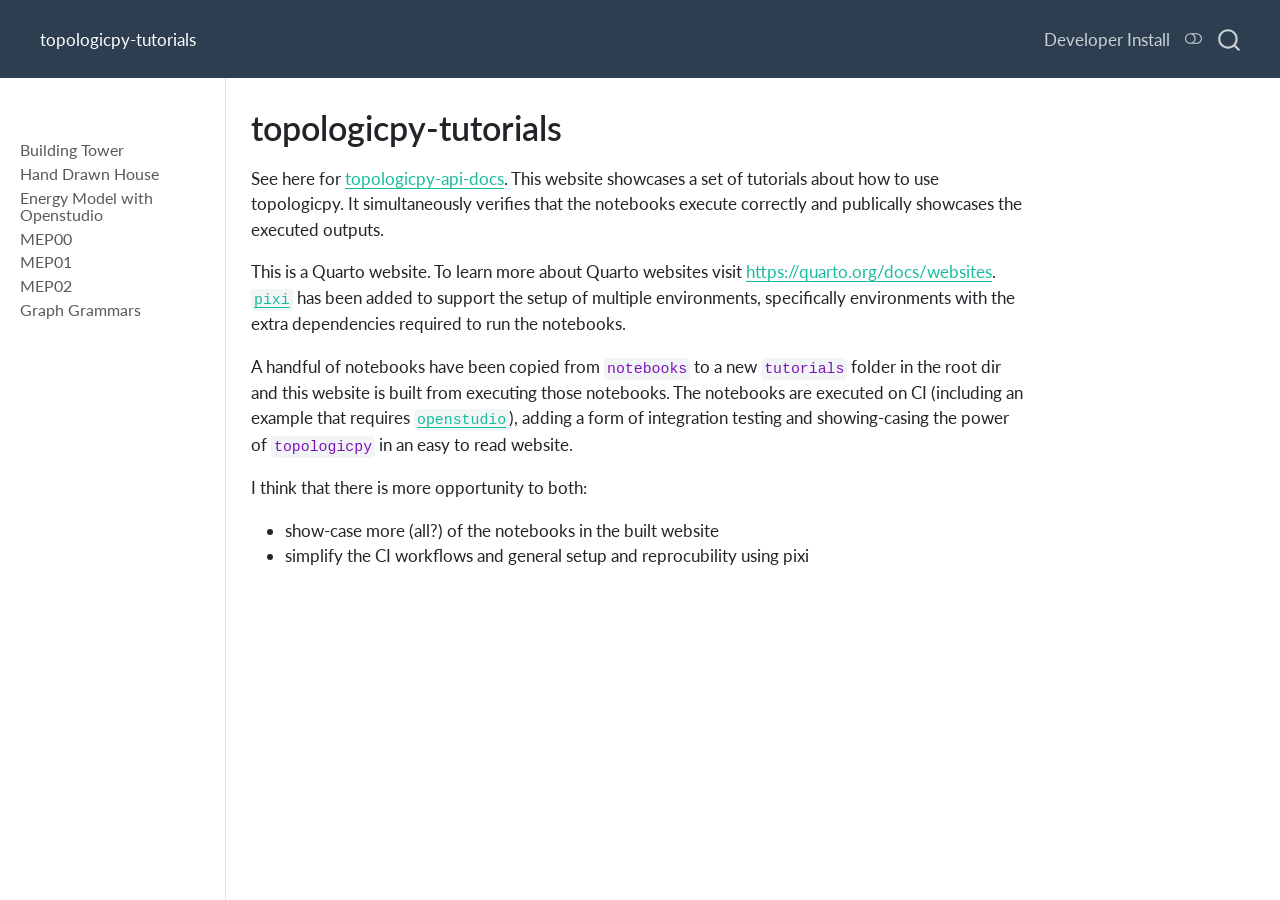
<file: index.html>
<!DOCTYPE html>
<html xmlns="http://www.w3.org/1999/xhtml" lang="en" xml:lang="en"><head>

<meta charset="utf-8">
<meta name="generator" content="quarto-1.8.27">

<meta name="viewport" content="width=device-width, initial-scale=1.0, user-scalable=yes">


<title>topologicpy-tutorials</title>
<style>
code{white-space: pre-wrap;}
span.smallcaps{font-variant: small-caps;}
div.columns{display: flex; gap: min(4vw, 1.5em);}
div.column{flex: auto; overflow-x: auto;}
div.hanging-indent{margin-left: 1.5em; text-indent: -1.5em;}
ul.task-list{list-style: none;}
ul.task-list li input[type="checkbox"] {
  width: 0.8em;
  margin: 0 0.8em 0.2em -1em; /* quarto-specific, see https://github.com/quarto-dev/quarto-cli/issues/4556 */ 
  vertical-align: middle;
}
</style>


<script src="site_libs/quarto-nav/quarto-nav.js"></script>
<script src="site_libs/quarto-nav/headroom.min.js"></script>
<script src="site_libs/clipboard/clipboard.min.js"></script>
<script src="site_libs/quarto-search/autocomplete.umd.js"></script>
<script src="site_libs/quarto-search/fuse.min.js"></script>
<script src="site_libs/quarto-search/quarto-search.js"></script>
<meta name="quarto:offset" content="./">
<script src="site_libs/quarto-html/quarto.js" type="module"></script>
<script src="site_libs/quarto-html/tabsets/tabsets.js" type="module"></script>
<script src="site_libs/quarto-html/axe/axe-check.js" type="module"></script>
<script src="site_libs/quarto-html/popper.min.js"></script>
<script src="site_libs/quarto-html/tippy.umd.min.js"></script>
<script src="site_libs/quarto-html/anchor.min.js"></script>
<link href="site_libs/quarto-html/tippy.css" rel="stylesheet">
<link href="site_libs/quarto-html/quarto-syntax-highlighting-ed96de9b727972fe78a7b5d16c58bf87.css" rel="stylesheet" class="quarto-color-scheme" id="quarto-text-highlighting-styles">
<link href="site_libs/quarto-html/quarto-syntax-highlighting-dark-4d9afe2b8d18ee9fa5d0d57b5ed4214d.css" rel="stylesheet" class="quarto-color-scheme quarto-color-alternate" id="quarto-text-highlighting-styles">
<link href="site_libs/quarto-html/quarto-syntax-highlighting-ed96de9b727972fe78a7b5d16c58bf87.css" rel="stylesheet" class="quarto-color-scheme-extra" id="quarto-text-highlighting-styles">
<script src="site_libs/bootstrap/bootstrap.min.js"></script>
<link href="site_libs/bootstrap/bootstrap-icons.css" rel="stylesheet">
<link href="site_libs/bootstrap/bootstrap-9e2062a8ba65f8be352550e47ae0b728.min.css" rel="stylesheet" append-hash="true" class="quarto-color-scheme" id="quarto-bootstrap" data-mode="light">
<link href="site_libs/bootstrap/bootstrap-dark-bf1fa0d5cf8d976b482313c095f358b8.min.css" rel="stylesheet" append-hash="true" class="quarto-color-scheme quarto-color-alternate" id="quarto-bootstrap" data-mode="dark">
<link href="site_libs/bootstrap/bootstrap-9e2062a8ba65f8be352550e47ae0b728.min.css" rel="stylesheet" append-hash="true" class="quarto-color-scheme-extra" id="quarto-bootstrap" data-mode="light">
<script id="quarto-search-options" type="application/json">{
  "location": "navbar",
  "copy-button": false,
  "collapse-after": 3,
  "panel-placement": "end",
  "type": "overlay",
  "limit": 50,
  "keyboard-shortcut": [
    "f",
    "/",
    "s"
  ],
  "show-item-context": false,
  "language": {
    "search-no-results-text": "No results",
    "search-matching-documents-text": "matching documents",
    "search-copy-link-title": "Copy link to search",
    "search-hide-matches-text": "Hide additional matches",
    "search-more-match-text": "more match in this document",
    "search-more-matches-text": "more matches in this document",
    "search-clear-button-title": "Clear",
    "search-text-placeholder": "",
    "search-detached-cancel-button-title": "Cancel",
    "search-submit-button-title": "Submit",
    "search-label": "Search"
  }
}</script>


<link rel="stylesheet" href="styles.css">
</head>

<body class="nav-sidebar docked nav-fixed quarto-light"><script id="quarto-html-before-body" type="application/javascript">
    const toggleBodyColorMode = (bsSheetEl) => {
      const mode = bsSheetEl.getAttribute("data-mode");
      const bodyEl = window.document.querySelector("body");
      if (mode === "dark") {
        bodyEl.classList.add("quarto-dark");
        bodyEl.classList.remove("quarto-light");
      } else {
        bodyEl.classList.add("quarto-light");
        bodyEl.classList.remove("quarto-dark");
      }
    }
    const toggleBodyColorPrimary = () => {
      const bsSheetEl = window.document.querySelector("link#quarto-bootstrap:not([rel=disabled-stylesheet])");
      if (bsSheetEl) {
        toggleBodyColorMode(bsSheetEl);
      }
    }
    const setColorSchemeToggle = (alternate) => {
      const toggles = window.document.querySelectorAll('.quarto-color-scheme-toggle');
      for (let i=0; i < toggles.length; i++) {
        const toggle = toggles[i];
        if (toggle) {
          if (alternate) {
            toggle.classList.add("alternate");
          } else {
            toggle.classList.remove("alternate");
          }
        }
      }
    };
    const toggleColorMode = (alternate) => {
      // Switch the stylesheets
      const primaryStylesheets = window.document.querySelectorAll('link.quarto-color-scheme:not(.quarto-color-alternate)');
      const alternateStylesheets = window.document.querySelectorAll('link.quarto-color-scheme.quarto-color-alternate');
      manageTransitions('#quarto-margin-sidebar .nav-link', false);
      if (alternate) {
        // note: dark is layered on light, we don't disable primary!
        enableStylesheet(alternateStylesheets);
        for (const sheetNode of alternateStylesheets) {
          if (sheetNode.id === "quarto-bootstrap") {
            toggleBodyColorMode(sheetNode);
          }
        }
      } else {
        disableStylesheet(alternateStylesheets);
        enableStylesheet(primaryStylesheets)
        toggleBodyColorPrimary();
      }
      manageTransitions('#quarto-margin-sidebar .nav-link', true);
      // Switch the toggles
      setColorSchemeToggle(alternate)
      // Hack to workaround the fact that safari doesn't
      // properly recolor the scrollbar when toggling (#1455)
      if (navigator.userAgent.indexOf('Safari') > 0 && navigator.userAgent.indexOf('Chrome') == -1) {
        manageTransitions("body", false);
        window.scrollTo(0, 1);
        setTimeout(() => {
          window.scrollTo(0, 0);
          manageTransitions("body", true);
        }, 40);
      }
    }
    const disableStylesheet = (stylesheets) => {
      for (let i=0; i < stylesheets.length; i++) {
        const stylesheet = stylesheets[i];
        stylesheet.rel = 'disabled-stylesheet';
      }
    }
    const enableStylesheet = (stylesheets) => {
      for (let i=0; i < stylesheets.length; i++) {
        const stylesheet = stylesheets[i];
        if(stylesheet.rel !== 'stylesheet') { // for Chrome, which will still FOUC without this check
          stylesheet.rel = 'stylesheet';
        }
      }
    }
    const manageTransitions = (selector, allowTransitions) => {
      const els = window.document.querySelectorAll(selector);
      for (let i=0; i < els.length; i++) {
        const el = els[i];
        if (allowTransitions) {
          el.classList.remove('notransition');
        } else {
          el.classList.add('notransition');
        }
      }
    }
    const isFileUrl = () => {
      return window.location.protocol === 'file:';
    }
    const hasAlternateSentinel = () => {
      let styleSentinel = getColorSchemeSentinel();
      if (styleSentinel !== null) {
        return styleSentinel === "alternate";
      } else {
        return false;
      }
    }
    const setStyleSentinel = (alternate) => {
      const value = alternate ? "alternate" : "default";
      if (!isFileUrl()) {
        window.localStorage.setItem("quarto-color-scheme", value);
      } else {
        localAlternateSentinel = value;
      }
    }
    const getColorSchemeSentinel = () => {
      if (!isFileUrl()) {
        const storageValue = window.localStorage.getItem("quarto-color-scheme");
        return storageValue != null ? storageValue : localAlternateSentinel;
      } else {
        return localAlternateSentinel;
      }
    }
    const toggleGiscusIfUsed = (isAlternate, darkModeDefault) => {
      const baseTheme = document.querySelector('#giscus-base-theme')?.value ?? 'light';
      const alternateTheme = document.querySelector('#giscus-alt-theme')?.value ?? 'dark';
      let newTheme = '';
      if(authorPrefersDark) {
        newTheme = isAlternate ? baseTheme : alternateTheme;
      } else {
        newTheme = isAlternate ? alternateTheme : baseTheme;
      }
      const changeGiscusTheme = () => {
        // From: https://github.com/giscus/giscus/issues/336
        const sendMessage = (message) => {
          const iframe = document.querySelector('iframe.giscus-frame');
          if (!iframe) return;
          iframe.contentWindow.postMessage({ giscus: message }, 'https://giscus.app');
        }
        sendMessage({
          setConfig: {
            theme: newTheme
          }
        });
      }
      const isGiscussLoaded = window.document.querySelector('iframe.giscus-frame') !== null;
      if (isGiscussLoaded) {
        changeGiscusTheme();
      }
    };
    const authorPrefersDark = false;
    const darkModeDefault = authorPrefersDark;
      document.querySelector('link#quarto-text-highlighting-styles.quarto-color-scheme-extra').rel = 'disabled-stylesheet';
      document.querySelector('link#quarto-bootstrap.quarto-color-scheme-extra').rel = 'disabled-stylesheet';
    let localAlternateSentinel = darkModeDefault ? 'alternate' : 'default';
    // Dark / light mode switch
    window.quartoToggleColorScheme = () => {
      // Read the current dark / light value
      let toAlternate = !hasAlternateSentinel();
      toggleColorMode(toAlternate);
      setStyleSentinel(toAlternate);
      toggleGiscusIfUsed(toAlternate, darkModeDefault);
      window.dispatchEvent(new Event('resize'));
    };
    // Switch to dark mode if need be
    if (hasAlternateSentinel()) {
      toggleColorMode(true);
    } else {
      toggleColorMode(false);
    }
  </script>

<div id="quarto-search-results"></div>
  <header id="quarto-header" class="headroom fixed-top">
    <nav class="navbar navbar-expand-lg " data-bs-theme="dark">
      <div class="navbar-container container-fluid">
            <div id="quarto-search" class="" title="Search"></div>
          <button class="navbar-toggler" type="button" data-bs-toggle="collapse" data-bs-target="#navbarCollapse" aria-controls="navbarCollapse" role="menu" aria-expanded="false" aria-label="Toggle navigation" onclick="if (window.quartoToggleHeadroom) { window.quartoToggleHeadroom(); }">
  <span class="navbar-toggler-icon"></span>
</button>
          <div class="collapse navbar-collapse" id="navbarCollapse">
            <ul class="navbar-nav navbar-nav-scroll me-auto">
  <li class="nav-item">
    <a class="nav-link active" href="./index.html" aria-current="page"> 
<span class="menu-text">topologicpy-tutorials</span></a>
  </li>  
</ul>
            <ul class="navbar-nav navbar-nav-scroll ms-auto">
  <li class="nav-item">
    <a class="nav-link" href="./INSTALL.html"> 
<span class="menu-text">Developer Install</span></a>
  </li>  
</ul>
          </div> <!-- /navcollapse -->
            <div class="quarto-navbar-tools">
  <a href="" class="quarto-color-scheme-toggle quarto-navigation-tool  px-1" onclick="window.quartoToggleColorScheme(); return false;" title="Toggle dark mode"><i class="bi"></i></a>
</div>
      </div> <!-- /container-fluid -->
    </nav>
  <nav class="quarto-secondary-nav">
    <div class="container-fluid d-flex">
      <button type="button" class="quarto-btn-toggle btn" data-bs-toggle="collapse" role="button" data-bs-target=".quarto-sidebar-collapse-item" aria-controls="quarto-sidebar" aria-expanded="false" aria-label="Toggle sidebar navigation" onclick="if (window.quartoToggleHeadroom) { window.quartoToggleHeadroom(); }">
        <i class="bi bi-layout-text-sidebar-reverse"></i>
      </button>
        <nav class="quarto-page-breadcrumbs" aria-label="breadcrumb"><ol class="breadcrumb"><li class="breadcrumb-item">topologicpy-tutorials</li></ol></nav>
        <a class="flex-grow-1" role="navigation" data-bs-toggle="collapse" data-bs-target=".quarto-sidebar-collapse-item" aria-controls="quarto-sidebar" aria-expanded="false" aria-label="Toggle sidebar navigation" onclick="if (window.quartoToggleHeadroom) { window.quartoToggleHeadroom(); }">      
        </a>
      <button type="button" class="btn quarto-search-button" aria-label="Search" onclick="window.quartoOpenSearch();">
        <i class="bi bi-search"></i>
      </button>
    </div>
  </nav>
</header>
<!-- content -->
<div id="quarto-content" class="quarto-container page-columns page-rows-contents page-layout-article page-navbar">
<!-- sidebar -->
  <nav id="quarto-sidebar" class="sidebar collapse collapse-horizontal quarto-sidebar-collapse-item sidebar-navigation docked overflow-auto">
        <div class="mt-2 flex-shrink-0 align-items-center">
        <div class="sidebar-search">
        <div id="quarto-search" class="" title="Search"></div>
        </div>
        </div>
    <div class="sidebar-menu-container"> 
    <ul class="list-unstyled mt-1">
        <li class="sidebar-item">
  <div class="sidebar-item-container"> 
  <a href="./BuildingTower.html" class="sidebar-item-text sidebar-link">
 <span class="menu-text">Building Tower</span></a>
  </div>
</li>
        <li class="sidebar-item">
  <div class="sidebar-item-container"> 
  <a href="./HandDrawnHouse.html" class="sidebar-item-text sidebar-link">
 <span class="menu-text">Hand Drawn House</span></a>
  </div>
</li>
        <li class="sidebar-item">
  <div class="sidebar-item-container"> 
  <a href="./EnergyModel.html" class="sidebar-item-text sidebar-link">
 <span class="menu-text">Energy Model with Openstudio</span></a>
  </div>
</li>
        <li class="sidebar-item">
  <div class="sidebar-item-container"> 
  <a href="./MEP00.html" class="sidebar-item-text sidebar-link">
 <span class="menu-text">MEP00</span></a>
  </div>
</li>
        <li class="sidebar-item">
  <div class="sidebar-item-container"> 
  <a href="./MEP01.html" class="sidebar-item-text sidebar-link">
 <span class="menu-text">MEP01</span></a>
  </div>
</li>
        <li class="sidebar-item">
  <div class="sidebar-item-container"> 
  <a href="./MEP02.html" class="sidebar-item-text sidebar-link">
 <span class="menu-text">MEP02</span></a>
  </div>
</li>
        <li class="sidebar-item">
  <div class="sidebar-item-container"> 
  <a href="./GraphGrammars.html" class="sidebar-item-text sidebar-link">
 <span class="menu-text">Graph Grammars</span></a>
  </div>
</li>
    </ul>
    </div>
</nav>
<div id="quarto-sidebar-glass" class="quarto-sidebar-collapse-item" data-bs-toggle="collapse" data-bs-target=".quarto-sidebar-collapse-item"></div>
<!-- margin-sidebar -->
    <div id="quarto-margin-sidebar" class="sidebar margin-sidebar zindex-bottom">
        
    </div>
<!-- main -->
<main class="content" id="quarto-document-content">


<header id="title-block-header" class="quarto-title-block default">
<div class="quarto-title">
<h1 class="title">topologicpy-tutorials</h1>
</div>



<div class="quarto-title-meta">

    
  
    
  </div>
  


</header>


<p>See here for <a href="https://topologicpy.readthedocs.io/en/latest/">topologicpy-api-docs</a>. This website showcases a set of tutorials about how to use topologicpy. It simultaneously verifies that the notebooks execute correctly and publically showcases the executed outputs.</p>
<p>This is a Quarto website. To learn more about Quarto websites visit <a href="https://quarto.org/docs/websites" class="uri">https://quarto.org/docs/websites</a>. <a href="https://pixi.prefix.dev/latest/"><code>pixi</code></a> has been added to support the setup of multiple environments, specifically environments with the extra dependencies required to run the notebooks.</p>
<p>A handful of notebooks have been copied from <code>notebooks</code> to a new <code>tutorials</code> folder in the root dir and this website is built from executing those notebooks. The notebooks are executed on CI (including an example that requires <a href="https://openstudio.net/downloads0"><code>openstudio</code></a>), adding a form of integration testing and showing-casing the power of <code>topologicpy</code> in an easy to read website.</p>
<p>I think that there is more opportunity to both:</p>
<ul>
<li>show-case more (all?) of the notebooks in the built website</li>
<li>simplify the CI workflows and general setup and reprocubility using pixi</li>
</ul>



</main> <!-- /main -->
<script id="quarto-html-after-body" type="application/javascript">
  window.document.addEventListener("DOMContentLoaded", function (event) {
    // Ensure there is a toggle, if there isn't float one in the top right
    if (window.document.querySelector('.quarto-color-scheme-toggle') === null) {
      const a = window.document.createElement('a');
      a.classList.add('top-right');
      a.classList.add('quarto-color-scheme-toggle');
      a.href = "";
      a.onclick = function() { try { window.quartoToggleColorScheme(); } catch {} return false; };
      const i = window.document.createElement("i");
      i.classList.add('bi');
      a.appendChild(i);
      window.document.body.appendChild(a);
    }
    setColorSchemeToggle(hasAlternateSentinel())
    const icon = "";
    const anchorJS = new window.AnchorJS();
    anchorJS.options = {
      placement: 'right',
      icon: icon
    };
    anchorJS.add('.anchored');
    const isCodeAnnotation = (el) => {
      for (const clz of el.classList) {
        if (clz.startsWith('code-annotation-')) {                     
          return true;
        }
      }
      return false;
    }
    const onCopySuccess = function(e) {
      // button target
      const button = e.trigger;
      // don't keep focus
      button.blur();
      // flash "checked"
      button.classList.add('code-copy-button-checked');
      var currentTitle = button.getAttribute("title");
      button.setAttribute("title", "Copied!");
      let tooltip;
      if (window.bootstrap) {
        button.setAttribute("data-bs-toggle", "tooltip");
        button.setAttribute("data-bs-placement", "left");
        button.setAttribute("data-bs-title", "Copied!");
        tooltip = new bootstrap.Tooltip(button, 
          { trigger: "manual", 
            customClass: "code-copy-button-tooltip",
            offset: [0, -8]});
        tooltip.show();    
      }
      setTimeout(function() {
        if (tooltip) {
          tooltip.hide();
          button.removeAttribute("data-bs-title");
          button.removeAttribute("data-bs-toggle");
          button.removeAttribute("data-bs-placement");
        }
        button.setAttribute("title", currentTitle);
        button.classList.remove('code-copy-button-checked');
      }, 1000);
      // clear code selection
      e.clearSelection();
    }
    const getTextToCopy = function(trigger) {
      const outerScaffold = trigger.parentElement.cloneNode(true);
      const codeEl = outerScaffold.querySelector('code');
      for (const childEl of codeEl.children) {
        if (isCodeAnnotation(childEl)) {
          childEl.remove();
        }
      }
      return codeEl.innerText;
    }
    const clipboard = new window.ClipboardJS('.code-copy-button:not([data-in-quarto-modal])', {
      text: getTextToCopy
    });
    clipboard.on('success', onCopySuccess);
    if (window.document.getElementById('quarto-embedded-source-code-modal')) {
      const clipboardModal = new window.ClipboardJS('.code-copy-button[data-in-quarto-modal]', {
        text: getTextToCopy,
        container: window.document.getElementById('quarto-embedded-source-code-modal')
      });
      clipboardModal.on('success', onCopySuccess);
    }
      var localhostRegex = new RegExp(/^(?:http|https):\/\/localhost\:?[0-9]*\//);
      var mailtoRegex = new RegExp(/^mailto:/);
        var filterRegex = new RegExp('/' + window.location.host + '/');
      var isInternal = (href) => {
          return filterRegex.test(href) || localhostRegex.test(href) || mailtoRegex.test(href);
      }
      // Inspect non-navigation links and adorn them if external
     var links = window.document.querySelectorAll('a[href]:not(.nav-link):not(.navbar-brand):not(.toc-action):not(.sidebar-link):not(.sidebar-item-toggle):not(.pagination-link):not(.no-external):not([aria-hidden]):not(.dropdown-item):not(.quarto-navigation-tool):not(.about-link)');
      for (var i=0; i<links.length; i++) {
        const link = links[i];
        if (!isInternal(link.href)) {
          // undo the damage that might have been done by quarto-nav.js in the case of
          // links that we want to consider external
          if (link.dataset.originalHref !== undefined) {
            link.href = link.dataset.originalHref;
          }
        }
      }
    function tippyHover(el, contentFn, onTriggerFn, onUntriggerFn) {
      const config = {
        allowHTML: true,
        maxWidth: 500,
        delay: 100,
        arrow: false,
        appendTo: function(el) {
            return el.parentElement;
        },
        interactive: true,
        interactiveBorder: 10,
        theme: 'quarto',
        placement: 'bottom-start',
      };
      if (contentFn) {
        config.content = contentFn;
      }
      if (onTriggerFn) {
        config.onTrigger = onTriggerFn;
      }
      if (onUntriggerFn) {
        config.onUntrigger = onUntriggerFn;
      }
      window.tippy(el, config); 
    }
    const noterefs = window.document.querySelectorAll('a[role="doc-noteref"]');
    for (var i=0; i<noterefs.length; i++) {
      const ref = noterefs[i];
      tippyHover(ref, function() {
        // use id or data attribute instead here
        let href = ref.getAttribute('data-footnote-href') || ref.getAttribute('href');
        try { href = new URL(href).hash; } catch {}
        const id = href.replace(/^#\/?/, "");
        const note = window.document.getElementById(id);
        if (note) {
          return note.innerHTML;
        } else {
          return "";
        }
      });
    }
    const xrefs = window.document.querySelectorAll('a.quarto-xref');
    const processXRef = (id, note) => {
      // Strip column container classes
      const stripColumnClz = (el) => {
        el.classList.remove("page-full", "page-columns");
        if (el.children) {
          for (const child of el.children) {
            stripColumnClz(child);
          }
        }
      }
      stripColumnClz(note)
      if (id === null || id.startsWith('sec-')) {
        // Special case sections, only their first couple elements
        const container = document.createElement("div");
        if (note.children && note.children.length > 2) {
          container.appendChild(note.children[0].cloneNode(true));
          for (let i = 1; i < note.children.length; i++) {
            const child = note.children[i];
            if (child.tagName === "P" && child.innerText === "") {
              continue;
            } else {
              container.appendChild(child.cloneNode(true));
              break;
            }
          }
          if (window.Quarto?.typesetMath) {
            window.Quarto.typesetMath(container);
          }
          return container.innerHTML
        } else {
          if (window.Quarto?.typesetMath) {
            window.Quarto.typesetMath(note);
          }
          return note.innerHTML;
        }
      } else {
        // Remove any anchor links if they are present
        const anchorLink = note.querySelector('a.anchorjs-link');
        if (anchorLink) {
          anchorLink.remove();
        }
        if (window.Quarto?.typesetMath) {
          window.Quarto.typesetMath(note);
        }
        if (note.classList.contains("callout")) {
          return note.outerHTML;
        } else {
          return note.innerHTML;
        }
      }
    }
    for (var i=0; i<xrefs.length; i++) {
      const xref = xrefs[i];
      tippyHover(xref, undefined, function(instance) {
        instance.disable();
        let url = xref.getAttribute('href');
        let hash = undefined; 
        if (url.startsWith('#')) {
          hash = url;
        } else {
          try { hash = new URL(url).hash; } catch {}
        }
        if (hash) {
          const id = hash.replace(/^#\/?/, "");
          const note = window.document.getElementById(id);
          if (note !== null) {
            try {
              const html = processXRef(id, note.cloneNode(true));
              instance.setContent(html);
            } finally {
              instance.enable();
              instance.show();
            }
          } else {
            // See if we can fetch this
            fetch(url.split('#')[0])
            .then(res => res.text())
            .then(html => {
              const parser = new DOMParser();
              const htmlDoc = parser.parseFromString(html, "text/html");
              const note = htmlDoc.getElementById(id);
              if (note !== null) {
                const html = processXRef(id, note);
                instance.setContent(html);
              } 
            }).finally(() => {
              instance.enable();
              instance.show();
            });
          }
        } else {
          // See if we can fetch a full url (with no hash to target)
          // This is a special case and we should probably do some content thinning / targeting
          fetch(url)
          .then(res => res.text())
          .then(html => {
            const parser = new DOMParser();
            const htmlDoc = parser.parseFromString(html, "text/html");
            const note = htmlDoc.querySelector('main.content');
            if (note !== null) {
              // This should only happen for chapter cross references
              // (since there is no id in the URL)
              // remove the first header
              if (note.children.length > 0 && note.children[0].tagName === "HEADER") {
                note.children[0].remove();
              }
              const html = processXRef(null, note);
              instance.setContent(html);
            } 
          }).finally(() => {
            instance.enable();
            instance.show();
          });
        }
      }, function(instance) {
      });
    }
        let selectedAnnoteEl;
        const selectorForAnnotation = ( cell, annotation) => {
          let cellAttr = 'data-code-cell="' + cell + '"';
          let lineAttr = 'data-code-annotation="' +  annotation + '"';
          const selector = 'span[' + cellAttr + '][' + lineAttr + ']';
          return selector;
        }
        const selectCodeLines = (annoteEl) => {
          const doc = window.document;
          const targetCell = annoteEl.getAttribute("data-target-cell");
          const targetAnnotation = annoteEl.getAttribute("data-target-annotation");
          const annoteSpan = window.document.querySelector(selectorForAnnotation(targetCell, targetAnnotation));
          const lines = annoteSpan.getAttribute("data-code-lines").split(",");
          const lineIds = lines.map((line) => {
            return targetCell + "-" + line;
          })
          let top = null;
          let height = null;
          let parent = null;
          if (lineIds.length > 0) {
              //compute the position of the single el (top and bottom and make a div)
              const el = window.document.getElementById(lineIds[0]);
              top = el.offsetTop;
              height = el.offsetHeight;
              parent = el.parentElement.parentElement;
            if (lineIds.length > 1) {
              const lastEl = window.document.getElementById(lineIds[lineIds.length - 1]);
              const bottom = lastEl.offsetTop + lastEl.offsetHeight;
              height = bottom - top;
            }
            if (top !== null && height !== null && parent !== null) {
              // cook up a div (if necessary) and position it 
              let div = window.document.getElementById("code-annotation-line-highlight");
              if (div === null) {
                div = window.document.createElement("div");
                div.setAttribute("id", "code-annotation-line-highlight");
                div.style.position = 'absolute';
                parent.appendChild(div);
              }
              div.style.top = top - 2 + "px";
              div.style.height = height + 4 + "px";
              div.style.left = 0;
              let gutterDiv = window.document.getElementById("code-annotation-line-highlight-gutter");
              if (gutterDiv === null) {
                gutterDiv = window.document.createElement("div");
                gutterDiv.setAttribute("id", "code-annotation-line-highlight-gutter");
                gutterDiv.style.position = 'absolute';
                const codeCell = window.document.getElementById(targetCell);
                const gutter = codeCell.querySelector('.code-annotation-gutter');
                gutter.appendChild(gutterDiv);
              }
              gutterDiv.style.top = top - 2 + "px";
              gutterDiv.style.height = height + 4 + "px";
            }
            selectedAnnoteEl = annoteEl;
          }
        };
        const unselectCodeLines = () => {
          const elementsIds = ["code-annotation-line-highlight", "code-annotation-line-highlight-gutter"];
          elementsIds.forEach((elId) => {
            const div = window.document.getElementById(elId);
            if (div) {
              div.remove();
            }
          });
          selectedAnnoteEl = undefined;
        };
          // Handle positioning of the toggle
      window.addEventListener(
        "resize",
        throttle(() => {
          elRect = undefined;
          if (selectedAnnoteEl) {
            selectCodeLines(selectedAnnoteEl);
          }
        }, 10)
      );
      function throttle(fn, ms) {
      let throttle = false;
      let timer;
        return (...args) => {
          if(!throttle) { // first call gets through
              fn.apply(this, args);
              throttle = true;
          } else { // all the others get throttled
              if(timer) clearTimeout(timer); // cancel #2
              timer = setTimeout(() => {
                fn.apply(this, args);
                timer = throttle = false;
              }, ms);
          }
        };
      }
        // Attach click handler to the DT
        const annoteDls = window.document.querySelectorAll('dt[data-target-cell]');
        for (const annoteDlNode of annoteDls) {
          annoteDlNode.addEventListener('click', (event) => {
            const clickedEl = event.target;
            if (clickedEl !== selectedAnnoteEl) {
              unselectCodeLines();
              const activeEl = window.document.querySelector('dt[data-target-cell].code-annotation-active');
              if (activeEl) {
                activeEl.classList.remove('code-annotation-active');
              }
              selectCodeLines(clickedEl);
              clickedEl.classList.add('code-annotation-active');
            } else {
              // Unselect the line
              unselectCodeLines();
              clickedEl.classList.remove('code-annotation-active');
            }
          });
        }
    const findCites = (el) => {
      const parentEl = el.parentElement;
      if (parentEl) {
        const cites = parentEl.dataset.cites;
        if (cites) {
          return {
            el,
            cites: cites.split(' ')
          };
        } else {
          return findCites(el.parentElement)
        }
      } else {
        return undefined;
      }
    };
    var bibliorefs = window.document.querySelectorAll('a[role="doc-biblioref"]');
    for (var i=0; i<bibliorefs.length; i++) {
      const ref = bibliorefs[i];
      const citeInfo = findCites(ref);
      if (citeInfo) {
        tippyHover(citeInfo.el, function() {
          var popup = window.document.createElement('div');
          citeInfo.cites.forEach(function(cite) {
            var citeDiv = window.document.createElement('div');
            citeDiv.classList.add('hanging-indent');
            citeDiv.classList.add('csl-entry');
            var biblioDiv = window.document.getElementById('ref-' + cite);
            if (biblioDiv) {
              citeDiv.innerHTML = biblioDiv.innerHTML;
            }
            popup.appendChild(citeDiv);
          });
          return popup.innerHTML;
        });
      }
    }
  });
  </script>
</div> <!-- /content -->




</body></html>
</file>
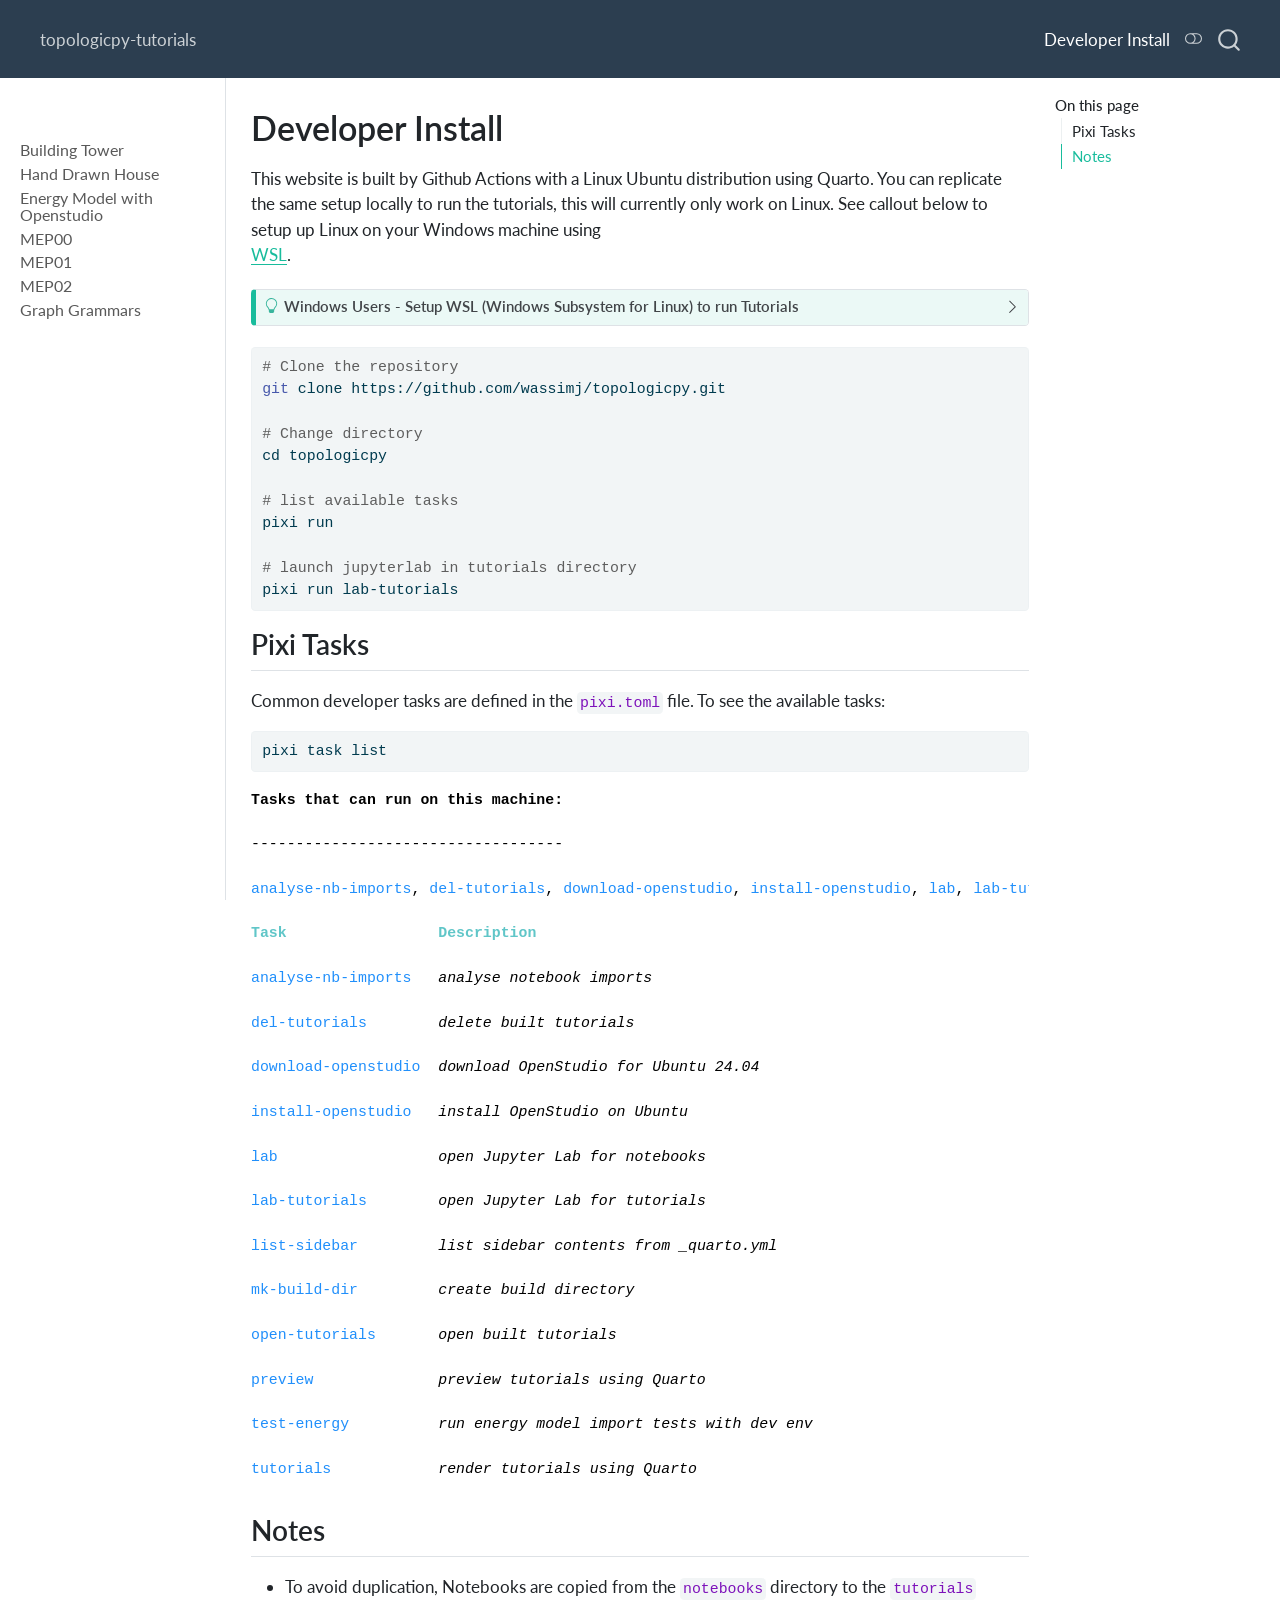
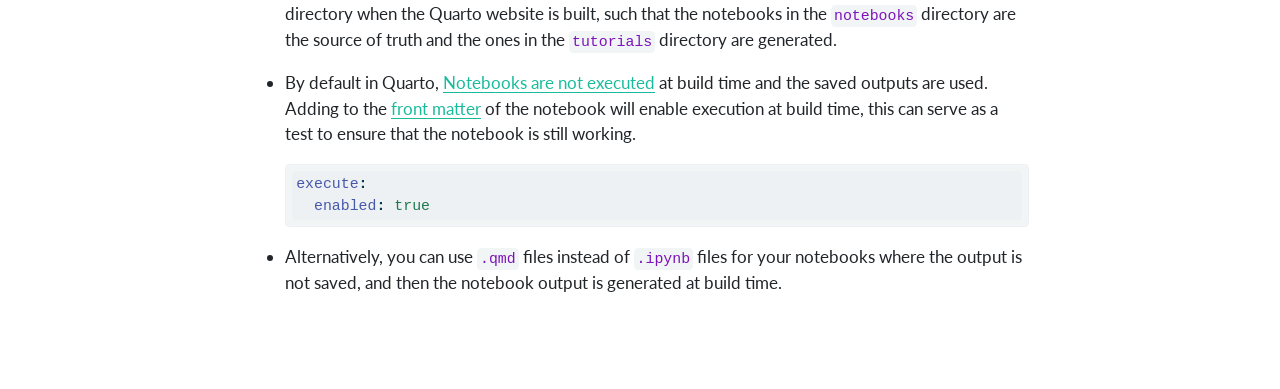
<file: INSTALL.html>
<!DOCTYPE html>
<html xmlns="http://www.w3.org/1999/xhtml" lang="en" xml:lang="en"><head>

<meta charset="utf-8">
<meta name="generator" content="quarto-1.8.27">

<meta name="viewport" content="width=device-width, initial-scale=1.0, user-scalable=yes">


<title>Developer Install</title>
<style>
code{white-space: pre-wrap;}
span.smallcaps{font-variant: small-caps;}
div.columns{display: flex; gap: min(4vw, 1.5em);}
div.column{flex: auto; overflow-x: auto;}
div.hanging-indent{margin-left: 1.5em; text-indent: -1.5em;}
ul.task-list{list-style: none;}
ul.task-list li input[type="checkbox"] {
  width: 0.8em;
  margin: 0 0.8em 0.2em -1em; /* quarto-specific, see https://github.com/quarto-dev/quarto-cli/issues/4556 */ 
  vertical-align: middle;
}
/* CSS for syntax highlighting */
html { -webkit-text-size-adjust: 100%; }
pre > code.sourceCode { white-space: pre; position: relative; }
pre > code.sourceCode > span { display: inline-block; line-height: 1.25; }
pre > code.sourceCode > span:empty { height: 1.2em; }
.sourceCode { overflow: visible; }
code.sourceCode > span { color: inherit; text-decoration: inherit; }
div.sourceCode { margin: 1em 0; }
pre.sourceCode { margin: 0; }
@media screen {
div.sourceCode { overflow: auto; }
}
@media print {
pre > code.sourceCode { white-space: pre-wrap; }
pre > code.sourceCode > span { text-indent: -5em; padding-left: 5em; }
}
pre.numberSource code
  { counter-reset: source-line 0; }
pre.numberSource code > span
  { position: relative; left: -4em; counter-increment: source-line; }
pre.numberSource code > span > a:first-child::before
  { content: counter(source-line);
    position: relative; left: -1em; text-align: right; vertical-align: baseline;
    border: none; display: inline-block;
    -webkit-touch-callout: none; -webkit-user-select: none;
    -khtml-user-select: none; -moz-user-select: none;
    -ms-user-select: none; user-select: none;
    padding: 0 4px; width: 4em;
  }
pre.numberSource { margin-left: 3em;  padding-left: 4px; }
div.sourceCode
  {   }
@media screen {
pre > code.sourceCode > span > a:first-child::before { text-decoration: underline; }
}
</style>


<script src="site_libs/quarto-nav/quarto-nav.js"></script>
<script src="site_libs/quarto-nav/headroom.min.js"></script>
<script src="site_libs/clipboard/clipboard.min.js"></script>
<script src="site_libs/quarto-search/autocomplete.umd.js"></script>
<script src="site_libs/quarto-search/fuse.min.js"></script>
<script src="site_libs/quarto-search/quarto-search.js"></script>
<meta name="quarto:offset" content="./">
<script src="site_libs/quarto-html/quarto.js" type="module"></script>
<script src="site_libs/quarto-html/tabsets/tabsets.js" type="module"></script>
<script src="site_libs/quarto-html/axe/axe-check.js" type="module"></script>
<script src="site_libs/quarto-html/popper.min.js"></script>
<script src="site_libs/quarto-html/tippy.umd.min.js"></script>
<script src="site_libs/quarto-html/anchor.min.js"></script>
<link href="site_libs/quarto-html/tippy.css" rel="stylesheet">
<link href="site_libs/quarto-html/quarto-syntax-highlighting-ed96de9b727972fe78a7b5d16c58bf87.css" rel="stylesheet" class="quarto-color-scheme" id="quarto-text-highlighting-styles">
<link href="site_libs/quarto-html/quarto-syntax-highlighting-dark-4d9afe2b8d18ee9fa5d0d57b5ed4214d.css" rel="stylesheet" class="quarto-color-scheme quarto-color-alternate" id="quarto-text-highlighting-styles">
<link href="site_libs/quarto-html/quarto-syntax-highlighting-ed96de9b727972fe78a7b5d16c58bf87.css" rel="stylesheet" class="quarto-color-scheme-extra" id="quarto-text-highlighting-styles">
<script src="site_libs/bootstrap/bootstrap.min.js"></script>
<link href="site_libs/bootstrap/bootstrap-icons.css" rel="stylesheet">
<link href="site_libs/bootstrap/bootstrap-9e2062a8ba65f8be352550e47ae0b728.min.css" rel="stylesheet" append-hash="true" class="quarto-color-scheme" id="quarto-bootstrap" data-mode="light">
<link href="site_libs/bootstrap/bootstrap-dark-bf1fa0d5cf8d976b482313c095f358b8.min.css" rel="stylesheet" append-hash="true" class="quarto-color-scheme quarto-color-alternate" id="quarto-bootstrap" data-mode="dark">
<link href="site_libs/bootstrap/bootstrap-9e2062a8ba65f8be352550e47ae0b728.min.css" rel="stylesheet" append-hash="true" class="quarto-color-scheme-extra" id="quarto-bootstrap" data-mode="light">
<script id="quarto-search-options" type="application/json">{
  "location": "navbar",
  "copy-button": false,
  "collapse-after": 3,
  "panel-placement": "end",
  "type": "overlay",
  "limit": 50,
  "keyboard-shortcut": [
    "f",
    "/",
    "s"
  ],
  "show-item-context": false,
  "language": {
    "search-no-results-text": "No results",
    "search-matching-documents-text": "matching documents",
    "search-copy-link-title": "Copy link to search",
    "search-hide-matches-text": "Hide additional matches",
    "search-more-match-text": "more match in this document",
    "search-more-matches-text": "more matches in this document",
    "search-clear-button-title": "Clear",
    "search-text-placeholder": "",
    "search-detached-cancel-button-title": "Cancel",
    "search-submit-button-title": "Submit",
    "search-label": "Search"
  }
}</script>


<link rel="stylesheet" href="styles.css">
</head>

<body class="nav-sidebar docked nav-fixed quarto-light"><script id="quarto-html-before-body" type="application/javascript">
    const toggleBodyColorMode = (bsSheetEl) => {
      const mode = bsSheetEl.getAttribute("data-mode");
      const bodyEl = window.document.querySelector("body");
      if (mode === "dark") {
        bodyEl.classList.add("quarto-dark");
        bodyEl.classList.remove("quarto-light");
      } else {
        bodyEl.classList.add("quarto-light");
        bodyEl.classList.remove("quarto-dark");
      }
    }
    const toggleBodyColorPrimary = () => {
      const bsSheetEl = window.document.querySelector("link#quarto-bootstrap:not([rel=disabled-stylesheet])");
      if (bsSheetEl) {
        toggleBodyColorMode(bsSheetEl);
      }
    }
    const setColorSchemeToggle = (alternate) => {
      const toggles = window.document.querySelectorAll('.quarto-color-scheme-toggle');
      for (let i=0; i < toggles.length; i++) {
        const toggle = toggles[i];
        if (toggle) {
          if (alternate) {
            toggle.classList.add("alternate");
          } else {
            toggle.classList.remove("alternate");
          }
        }
      }
    };
    const toggleColorMode = (alternate) => {
      // Switch the stylesheets
      const primaryStylesheets = window.document.querySelectorAll('link.quarto-color-scheme:not(.quarto-color-alternate)');
      const alternateStylesheets = window.document.querySelectorAll('link.quarto-color-scheme.quarto-color-alternate');
      manageTransitions('#quarto-margin-sidebar .nav-link', false);
      if (alternate) {
        // note: dark is layered on light, we don't disable primary!
        enableStylesheet(alternateStylesheets);
        for (const sheetNode of alternateStylesheets) {
          if (sheetNode.id === "quarto-bootstrap") {
            toggleBodyColorMode(sheetNode);
          }
        }
      } else {
        disableStylesheet(alternateStylesheets);
        enableStylesheet(primaryStylesheets)
        toggleBodyColorPrimary();
      }
      manageTransitions('#quarto-margin-sidebar .nav-link', true);
      // Switch the toggles
      setColorSchemeToggle(alternate)
      // Hack to workaround the fact that safari doesn't
      // properly recolor the scrollbar when toggling (#1455)
      if (navigator.userAgent.indexOf('Safari') > 0 && navigator.userAgent.indexOf('Chrome') == -1) {
        manageTransitions("body", false);
        window.scrollTo(0, 1);
        setTimeout(() => {
          window.scrollTo(0, 0);
          manageTransitions("body", true);
        }, 40);
      }
    }
    const disableStylesheet = (stylesheets) => {
      for (let i=0; i < stylesheets.length; i++) {
        const stylesheet = stylesheets[i];
        stylesheet.rel = 'disabled-stylesheet';
      }
    }
    const enableStylesheet = (stylesheets) => {
      for (let i=0; i < stylesheets.length; i++) {
        const stylesheet = stylesheets[i];
        if(stylesheet.rel !== 'stylesheet') { // for Chrome, which will still FOUC without this check
          stylesheet.rel = 'stylesheet';
        }
      }
    }
    const manageTransitions = (selector, allowTransitions) => {
      const els = window.document.querySelectorAll(selector);
      for (let i=0; i < els.length; i++) {
        const el = els[i];
        if (allowTransitions) {
          el.classList.remove('notransition');
        } else {
          el.classList.add('notransition');
        }
      }
    }
    const isFileUrl = () => {
      return window.location.protocol === 'file:';
    }
    const hasAlternateSentinel = () => {
      let styleSentinel = getColorSchemeSentinel();
      if (styleSentinel !== null) {
        return styleSentinel === "alternate";
      } else {
        return false;
      }
    }
    const setStyleSentinel = (alternate) => {
      const value = alternate ? "alternate" : "default";
      if (!isFileUrl()) {
        window.localStorage.setItem("quarto-color-scheme", value);
      } else {
        localAlternateSentinel = value;
      }
    }
    const getColorSchemeSentinel = () => {
      if (!isFileUrl()) {
        const storageValue = window.localStorage.getItem("quarto-color-scheme");
        return storageValue != null ? storageValue : localAlternateSentinel;
      } else {
        return localAlternateSentinel;
      }
    }
    const toggleGiscusIfUsed = (isAlternate, darkModeDefault) => {
      const baseTheme = document.querySelector('#giscus-base-theme')?.value ?? 'light';
      const alternateTheme = document.querySelector('#giscus-alt-theme')?.value ?? 'dark';
      let newTheme = '';
      if(authorPrefersDark) {
        newTheme = isAlternate ? baseTheme : alternateTheme;
      } else {
        newTheme = isAlternate ? alternateTheme : baseTheme;
      }
      const changeGiscusTheme = () => {
        // From: https://github.com/giscus/giscus/issues/336
        const sendMessage = (message) => {
          const iframe = document.querySelector('iframe.giscus-frame');
          if (!iframe) return;
          iframe.contentWindow.postMessage({ giscus: message }, 'https://giscus.app');
        }
        sendMessage({
          setConfig: {
            theme: newTheme
          }
        });
      }
      const isGiscussLoaded = window.document.querySelector('iframe.giscus-frame') !== null;
      if (isGiscussLoaded) {
        changeGiscusTheme();
      }
    };
    const authorPrefersDark = false;
    const darkModeDefault = authorPrefersDark;
      document.querySelector('link#quarto-text-highlighting-styles.quarto-color-scheme-extra').rel = 'disabled-stylesheet';
      document.querySelector('link#quarto-bootstrap.quarto-color-scheme-extra').rel = 'disabled-stylesheet';
    let localAlternateSentinel = darkModeDefault ? 'alternate' : 'default';
    // Dark / light mode switch
    window.quartoToggleColorScheme = () => {
      // Read the current dark / light value
      let toAlternate = !hasAlternateSentinel();
      toggleColorMode(toAlternate);
      setStyleSentinel(toAlternate);
      toggleGiscusIfUsed(toAlternate, darkModeDefault);
      window.dispatchEvent(new Event('resize'));
    };
    // Switch to dark mode if need be
    if (hasAlternateSentinel()) {
      toggleColorMode(true);
    } else {
      toggleColorMode(false);
    }
  </script>

<div id="quarto-search-results"></div>
  <header id="quarto-header" class="headroom fixed-top">
    <nav class="navbar navbar-expand-lg " data-bs-theme="dark">
      <div class="navbar-container container-fluid">
            <div id="quarto-search" class="" title="Search"></div>
          <button class="navbar-toggler" type="button" data-bs-toggle="collapse" data-bs-target="#navbarCollapse" aria-controls="navbarCollapse" role="menu" aria-expanded="false" aria-label="Toggle navigation" onclick="if (window.quartoToggleHeadroom) { window.quartoToggleHeadroom(); }">
  <span class="navbar-toggler-icon"></span>
</button>
          <div class="collapse navbar-collapse" id="navbarCollapse">
            <ul class="navbar-nav navbar-nav-scroll me-auto">
  <li class="nav-item">
    <a class="nav-link" href="./index.html"> 
<span class="menu-text">topologicpy-tutorials</span></a>
  </li>  
</ul>
            <ul class="navbar-nav navbar-nav-scroll ms-auto">
  <li class="nav-item">
    <a class="nav-link active" href="./INSTALL.html" aria-current="page"> 
<span class="menu-text">Developer Install</span></a>
  </li>  
</ul>
          </div> <!-- /navcollapse -->
            <div class="quarto-navbar-tools">
  <a href="" class="quarto-color-scheme-toggle quarto-navigation-tool  px-1" onclick="window.quartoToggleColorScheme(); return false;" title="Toggle dark mode"><i class="bi"></i></a>
</div>
      </div> <!-- /container-fluid -->
    </nav>
  <nav class="quarto-secondary-nav">
    <div class="container-fluid d-flex">
      <button type="button" class="quarto-btn-toggle btn" data-bs-toggle="collapse" role="button" data-bs-target=".quarto-sidebar-collapse-item" aria-controls="quarto-sidebar" aria-expanded="false" aria-label="Toggle sidebar navigation" onclick="if (window.quartoToggleHeadroom) { window.quartoToggleHeadroom(); }">
        <i class="bi bi-layout-text-sidebar-reverse"></i>
      </button>
        <nav class="quarto-page-breadcrumbs" aria-label="breadcrumb"><ol class="breadcrumb"><li class="breadcrumb-item">Developer Install</li></ol></nav>
        <a class="flex-grow-1" role="navigation" data-bs-toggle="collapse" data-bs-target=".quarto-sidebar-collapse-item" aria-controls="quarto-sidebar" aria-expanded="false" aria-label="Toggle sidebar navigation" onclick="if (window.quartoToggleHeadroom) { window.quartoToggleHeadroom(); }">      
        </a>
      <button type="button" class="btn quarto-search-button" aria-label="Search" onclick="window.quartoOpenSearch();">
        <i class="bi bi-search"></i>
      </button>
    </div>
  </nav>
</header>
<!-- content -->
<div id="quarto-content" class="quarto-container page-columns page-rows-contents page-layout-article page-navbar">
<!-- sidebar -->
  <nav id="quarto-sidebar" class="sidebar collapse collapse-horizontal quarto-sidebar-collapse-item sidebar-navigation docked overflow-auto">
        <div class="mt-2 flex-shrink-0 align-items-center">
        <div class="sidebar-search">
        <div id="quarto-search" class="" title="Search"></div>
        </div>
        </div>
    <div class="sidebar-menu-container"> 
    <ul class="list-unstyled mt-1">
        <li class="sidebar-item">
  <div class="sidebar-item-container"> 
  <a href="./BuildingTower.html" class="sidebar-item-text sidebar-link">
 <span class="menu-text">Building Tower</span></a>
  </div>
</li>
        <li class="sidebar-item">
  <div class="sidebar-item-container"> 
  <a href="./HandDrawnHouse.html" class="sidebar-item-text sidebar-link">
 <span class="menu-text">Hand Drawn House</span></a>
  </div>
</li>
        <li class="sidebar-item">
  <div class="sidebar-item-container"> 
  <a href="./EnergyModel.html" class="sidebar-item-text sidebar-link">
 <span class="menu-text">Energy Model with Openstudio</span></a>
  </div>
</li>
        <li class="sidebar-item">
  <div class="sidebar-item-container"> 
  <a href="./MEP00.html" class="sidebar-item-text sidebar-link">
 <span class="menu-text">MEP00</span></a>
  </div>
</li>
        <li class="sidebar-item">
  <div class="sidebar-item-container"> 
  <a href="./MEP01.html" class="sidebar-item-text sidebar-link">
 <span class="menu-text">MEP01</span></a>
  </div>
</li>
        <li class="sidebar-item">
  <div class="sidebar-item-container"> 
  <a href="./MEP02.html" class="sidebar-item-text sidebar-link">
 <span class="menu-text">MEP02</span></a>
  </div>
</li>
        <li class="sidebar-item">
  <div class="sidebar-item-container"> 
  <a href="./GraphGrammars.html" class="sidebar-item-text sidebar-link">
 <span class="menu-text">Graph Grammars</span></a>
  </div>
</li>
    </ul>
    </div>
</nav>
<div id="quarto-sidebar-glass" class="quarto-sidebar-collapse-item" data-bs-toggle="collapse" data-bs-target=".quarto-sidebar-collapse-item"></div>
<!-- margin-sidebar -->
    <div id="quarto-margin-sidebar" class="sidebar margin-sidebar">
        <nav id="TOC" role="doc-toc" class="toc-active">
    <h2 id="toc-title">On this page</h2>
   
  <ul>
  <li><a href="#pixi-tasks" id="toc-pixi-tasks" class="nav-link active" data-scroll-target="#pixi-tasks">Pixi Tasks</a></li>
  <li><a href="#notes" id="toc-notes" class="nav-link" data-scroll-target="#notes">Notes</a></li>
  </ul>
</nav>
    </div>
<!-- main -->
<main class="content" id="quarto-document-content">


<header id="title-block-header" class="quarto-title-block default">
<div class="quarto-title">
<h1 class="title">Developer Install</h1>
</div>



<div class="quarto-title-meta">

    
  
    
  </div>
  


</header>


<p>This website is built by Github Actions with a Linux Ubuntu distribution using Quarto. You can replicate the same setup locally to run the tutorials, this will currently only work on Linux. See callout below to setup up Linux on your Windows machine using<br>
<a href="https://learn.microsoft.com/en-us/windows/wsl/">WSL</a>.</p>
<div class="callout callout-style-default callout-tip callout-titled">
<div class="callout-header d-flex align-content-center collapsed" data-bs-toggle="collapse" data-bs-target=".callout-1-contents" aria-controls="callout-1" aria-expanded="false" aria-label="Toggle callout">
<div class="callout-icon-container">
<i class="callout-icon"></i>
</div>
<div class="callout-title-container flex-fill">
<span class="screen-reader-only">Tip</span>Windows Users - Setup WSL (Windows Subsystem for Linux) to run Tutorials
</div>
<div class="callout-btn-toggle d-inline-block border-0 py-1 ps-1 pe-0 float-end"><i class="callout-toggle"></i></div>
</div>
<div id="callout-1" class="callout-1-contents callout-collapse collapse">
<div class="callout-body-container callout-body">
<p><strong>Pre-requisites</strong></p>
<ul>
<li>win-Key “Turn Windows features on or off”</li>
<li>ensure the following features are enabled:
<ul>
<li>Hyper-V</li>
<li>Windows Subsystem for Linux</li>
<li>Windows Hypervisor Platform</li>
</ul></li>
<li>restart your computer. See<br>
<a href="https://github.com/microsoft/WSL/issues/9521#issuecomment-2385289848">GH issue troubleshooting</a><br>
for more details.</li>
</ul>
<p><strong>Setup Ubuntu Distribution with Pixi</strong></p>
<pre class="console"><code># install Ubuntu distribution
wsl --install -d Ubuntu

# create a new user with a sensible username and password

# launches Ubuntu distribution (enters the linux bash shell)
wsl -d Ubuntu

# install pixi (package manager) - https://pixi.prefix.dev/latest/#installation
curl -fsSL https://pixi.sh/install.sh | bash
</code></pre>
</div>
</div>
</div>
<div class="code-copy-outer-scaffold"><div class="sourceCode" id="cb2"><pre class="sourceCode bash code-with-copy"><code class="sourceCode bash"><span id="cb2-1"><a href="#cb2-1" aria-hidden="true" tabindex="-1"></a><span class="co"># Clone the repository</span></span>
<span id="cb2-2"><a href="#cb2-2" aria-hidden="true" tabindex="-1"></a><span class="fu">git</span> clone https://github.com/wassimj/topologicpy.git</span>
<span id="cb2-3"><a href="#cb2-3" aria-hidden="true" tabindex="-1"></a></span>
<span id="cb2-4"><a href="#cb2-4" aria-hidden="true" tabindex="-1"></a><span class="co"># Change directory</span></span>
<span id="cb2-5"><a href="#cb2-5" aria-hidden="true" tabindex="-1"></a><span class="bu">cd</span> topologicpy</span>
<span id="cb2-6"><a href="#cb2-6" aria-hidden="true" tabindex="-1"></a></span>
<span id="cb2-7"><a href="#cb2-7" aria-hidden="true" tabindex="-1"></a><span class="co"># list available tasks</span></span>
<span id="cb2-8"><a href="#cb2-8" aria-hidden="true" tabindex="-1"></a><span class="ex">pixi</span> run</span>
<span id="cb2-9"><a href="#cb2-9" aria-hidden="true" tabindex="-1"></a></span>
<span id="cb2-10"><a href="#cb2-10" aria-hidden="true" tabindex="-1"></a><span class="co"># launch jupyterlab in tutorials directory</span></span>
<span id="cb2-11"><a href="#cb2-11" aria-hidden="true" tabindex="-1"></a><span class="ex">pixi</span> run lab-tutorials</span></code></pre></div><button title="Copy to Clipboard" class="code-copy-button"><i class="bi"></i></button></div>
<section id="pixi-tasks" class="level2">
<h2 class="anchored" data-anchor-id="pixi-tasks">Pixi Tasks</h2>
<p>Common developer tasks are defined in the <code>pixi.toml</code> file. To see the available tasks:</p>
<div class="code-copy-outer-scaffold"><div class="sourceCode" id="cb3"><pre class="sourceCode bash code-with-copy"><code class="sourceCode bash"><span id="cb3-1"><a href="#cb3-1" aria-hidden="true" tabindex="-1"></a><span class="ex">pixi</span> task list</span></code></pre></div><button title="Copy to Clipboard" class="code-copy-button"><i class="bi"></i></button></div>
<div id="c6080eb3" class="cell" data-execution_count="1">
<div class="cell-output cell-output-stdout">
<div class="ansi-escaped-output">
<pre><span class="ansi-bold">Tasks that can run on this machine:</span>

-----------------------------------

<span class="ansi-blue-fg">analyse-nb-imports</span>, <span class="ansi-blue-fg">del-tutorials</span>, <span class="ansi-blue-fg">download-openstudio</span>, <span class="ansi-blue-fg">install-openstudio</span>, <span class="ansi-blue-fg">lab</span>, <span class="ansi-blue-fg">lab-tutorials</span>, <span class="ansi-blue-fg">list-sidebar</span>, <span class="ansi-blue-fg">mk-build-dir</span>, <span class="ansi-blue-fg">open-tutorials</span>, <span class="ansi-blue-fg">preview</span>, <span class="ansi-blue-fg">test-energy</span>, <span class="ansi-blue-fg">tests</span>, <span class="ansi-blue-fg">tutorials</span>

<span class="ansi-cyan-fg ansi-bold">Task</span>                 <span class="ansi-cyan-fg ansi-bold">Description</span>

<span class="ansi-blue-fg">analyse-nb-imports</span>   <span style="font-style:italic">analyse notebook imports</span>

<span class="ansi-blue-fg">del-tutorials</span>        <span style="font-style:italic">delete built tutorials</span>

<span class="ansi-blue-fg">download-openstudio</span>  <span style="font-style:italic">download OpenStudio for Ubuntu 24.04</span>

<span class="ansi-blue-fg">install-openstudio</span>   <span style="font-style:italic">install OpenStudio on Ubuntu</span>

<span class="ansi-blue-fg">lab</span>                  <span style="font-style:italic">open Jupyter Lab for notebooks</span>

<span class="ansi-blue-fg">lab-tutorials</span>        <span style="font-style:italic">open Jupyter Lab for tutorials</span>

<span class="ansi-blue-fg">list-sidebar</span>         <span style="font-style:italic">list sidebar contents from _quarto.yml</span>

<span class="ansi-blue-fg">mk-build-dir</span>         <span style="font-style:italic">create build directory</span>

<span class="ansi-blue-fg">open-tutorials</span>       <span style="font-style:italic">open built tutorials</span>

<span class="ansi-blue-fg">preview</span>              <span style="font-style:italic">preview tutorials using Quarto</span>

<span class="ansi-blue-fg">test-energy</span>          <span style="font-style:italic">run energy model import tests with dev env</span>

<span class="ansi-blue-fg">tutorials</span>            <span style="font-style:italic">render tutorials using Quarto</span>
</pre>
</div>
</div>
</div>
</section>
<section id="notes" class="level2">
<h2 class="anchored" data-anchor-id="notes">Notes</h2>
<ul>
<li><p>To avoid duplication, Notebooks are copied from the <code>notebooks</code> directory to the <code>tutorials</code> directory when the Quarto website is built, such that the notebooks in the <code>notebooks</code> directory are the source of truth and the ones in the <code>tutorials</code> directory are generated.</p></li>
<li><p>By default in Quarto, <a href="https://quarto.org/docs/projects/code-execution.html#notebooks">Notebooks are not executed</a> at build time and the saved outputs are used. Adding to the <a href="https://quarto.org/docs/authoring/front-matter.html">front matter</a> of the notebook will enable execution at build time, this can serve as a test to ensure that the notebook is still working.</p>
<div class="code-copy-outer-scaffold"><div class="sourceCode" id="cb4"><pre class="sourceCode yml code-with-copy"><code class="sourceCode yaml"><span id="cb4-1"><a href="#cb4-1" aria-hidden="true" tabindex="-1"></a><span class="fu">execute</span><span class="kw">:</span></span>
<span id="cb4-2"><a href="#cb4-2" aria-hidden="true" tabindex="-1"></a><span class="at">  </span><span class="fu">enabled</span><span class="kw">:</span><span class="at"> </span><span class="ch">true</span></span></code></pre></div><button title="Copy to Clipboard" class="code-copy-button"><i class="bi"></i></button></div></li>
<li><p>Alternatively, you can use <code>.qmd</code> files instead of <code>.ipynb</code> files for your notebooks where the output is not saved, and then the notebook output is generated at build time.</p></li>
</ul>


</section>

</main> <!-- /main -->
<script id="quarto-html-after-body" type="application/javascript">
  window.document.addEventListener("DOMContentLoaded", function (event) {
    // Ensure there is a toggle, if there isn't float one in the top right
    if (window.document.querySelector('.quarto-color-scheme-toggle') === null) {
      const a = window.document.createElement('a');
      a.classList.add('top-right');
      a.classList.add('quarto-color-scheme-toggle');
      a.href = "";
      a.onclick = function() { try { window.quartoToggleColorScheme(); } catch {} return false; };
      const i = window.document.createElement("i");
      i.classList.add('bi');
      a.appendChild(i);
      window.document.body.appendChild(a);
    }
    setColorSchemeToggle(hasAlternateSentinel())
    const icon = "";
    const anchorJS = new window.AnchorJS();
    anchorJS.options = {
      placement: 'right',
      icon: icon
    };
    anchorJS.add('.anchored');
    const isCodeAnnotation = (el) => {
      for (const clz of el.classList) {
        if (clz.startsWith('code-annotation-')) {                     
          return true;
        }
      }
      return false;
    }
    const onCopySuccess = function(e) {
      // button target
      const button = e.trigger;
      // don't keep focus
      button.blur();
      // flash "checked"
      button.classList.add('code-copy-button-checked');
      var currentTitle = button.getAttribute("title");
      button.setAttribute("title", "Copied!");
      let tooltip;
      if (window.bootstrap) {
        button.setAttribute("data-bs-toggle", "tooltip");
        button.setAttribute("data-bs-placement", "left");
        button.setAttribute("data-bs-title", "Copied!");
        tooltip = new bootstrap.Tooltip(button, 
          { trigger: "manual", 
            customClass: "code-copy-button-tooltip",
            offset: [0, -8]});
        tooltip.show();    
      }
      setTimeout(function() {
        if (tooltip) {
          tooltip.hide();
          button.removeAttribute("data-bs-title");
          button.removeAttribute("data-bs-toggle");
          button.removeAttribute("data-bs-placement");
        }
        button.setAttribute("title", currentTitle);
        button.classList.remove('code-copy-button-checked');
      }, 1000);
      // clear code selection
      e.clearSelection();
    }
    const getTextToCopy = function(trigger) {
      const outerScaffold = trigger.parentElement.cloneNode(true);
      const codeEl = outerScaffold.querySelector('code');
      for (const childEl of codeEl.children) {
        if (isCodeAnnotation(childEl)) {
          childEl.remove();
        }
      }
      return codeEl.innerText;
    }
    const clipboard = new window.ClipboardJS('.code-copy-button:not([data-in-quarto-modal])', {
      text: getTextToCopy
    });
    clipboard.on('success', onCopySuccess);
    if (window.document.getElementById('quarto-embedded-source-code-modal')) {
      const clipboardModal = new window.ClipboardJS('.code-copy-button[data-in-quarto-modal]', {
        text: getTextToCopy,
        container: window.document.getElementById('quarto-embedded-source-code-modal')
      });
      clipboardModal.on('success', onCopySuccess);
    }
      var localhostRegex = new RegExp(/^(?:http|https):\/\/localhost\:?[0-9]*\//);
      var mailtoRegex = new RegExp(/^mailto:/);
        var filterRegex = new RegExp('/' + window.location.host + '/');
      var isInternal = (href) => {
          return filterRegex.test(href) || localhostRegex.test(href) || mailtoRegex.test(href);
      }
      // Inspect non-navigation links and adorn them if external
     var links = window.document.querySelectorAll('a[href]:not(.nav-link):not(.navbar-brand):not(.toc-action):not(.sidebar-link):not(.sidebar-item-toggle):not(.pagination-link):not(.no-external):not([aria-hidden]):not(.dropdown-item):not(.quarto-navigation-tool):not(.about-link)');
      for (var i=0; i<links.length; i++) {
        const link = links[i];
        if (!isInternal(link.href)) {
          // undo the damage that might have been done by quarto-nav.js in the case of
          // links that we want to consider external
          if (link.dataset.originalHref !== undefined) {
            link.href = link.dataset.originalHref;
          }
        }
      }
    function tippyHover(el, contentFn, onTriggerFn, onUntriggerFn) {
      const config = {
        allowHTML: true,
        maxWidth: 500,
        delay: 100,
        arrow: false,
        appendTo: function(el) {
            return el.parentElement;
        },
        interactive: true,
        interactiveBorder: 10,
        theme: 'quarto',
        placement: 'bottom-start',
      };
      if (contentFn) {
        config.content = contentFn;
      }
      if (onTriggerFn) {
        config.onTrigger = onTriggerFn;
      }
      if (onUntriggerFn) {
        config.onUntrigger = onUntriggerFn;
      }
      window.tippy(el, config); 
    }
    const noterefs = window.document.querySelectorAll('a[role="doc-noteref"]');
    for (var i=0; i<noterefs.length; i++) {
      const ref = noterefs[i];
      tippyHover(ref, function() {
        // use id or data attribute instead here
        let href = ref.getAttribute('data-footnote-href') || ref.getAttribute('href');
        try { href = new URL(href).hash; } catch {}
        const id = href.replace(/^#\/?/, "");
        const note = window.document.getElementById(id);
        if (note) {
          return note.innerHTML;
        } else {
          return "";
        }
      });
    }
    const xrefs = window.document.querySelectorAll('a.quarto-xref');
    const processXRef = (id, note) => {
      // Strip column container classes
      const stripColumnClz = (el) => {
        el.classList.remove("page-full", "page-columns");
        if (el.children) {
          for (const child of el.children) {
            stripColumnClz(child);
          }
        }
      }
      stripColumnClz(note)
      if (id === null || id.startsWith('sec-')) {
        // Special case sections, only their first couple elements
        const container = document.createElement("div");
        if (note.children && note.children.length > 2) {
          container.appendChild(note.children[0].cloneNode(true));
          for (let i = 1; i < note.children.length; i++) {
            const child = note.children[i];
            if (child.tagName === "P" && child.innerText === "") {
              continue;
            } else {
              container.appendChild(child.cloneNode(true));
              break;
            }
          }
          if (window.Quarto?.typesetMath) {
            window.Quarto.typesetMath(container);
          }
          return container.innerHTML
        } else {
          if (window.Quarto?.typesetMath) {
            window.Quarto.typesetMath(note);
          }
          return note.innerHTML;
        }
      } else {
        // Remove any anchor links if they are present
        const anchorLink = note.querySelector('a.anchorjs-link');
        if (anchorLink) {
          anchorLink.remove();
        }
        if (window.Quarto?.typesetMath) {
          window.Quarto.typesetMath(note);
        }
        if (note.classList.contains("callout")) {
          return note.outerHTML;
        } else {
          return note.innerHTML;
        }
      }
    }
    for (var i=0; i<xrefs.length; i++) {
      const xref = xrefs[i];
      tippyHover(xref, undefined, function(instance) {
        instance.disable();
        let url = xref.getAttribute('href');
        let hash = undefined; 
        if (url.startsWith('#')) {
          hash = url;
        } else {
          try { hash = new URL(url).hash; } catch {}
        }
        if (hash) {
          const id = hash.replace(/^#\/?/, "");
          const note = window.document.getElementById(id);
          if (note !== null) {
            try {
              const html = processXRef(id, note.cloneNode(true));
              instance.setContent(html);
            } finally {
              instance.enable();
              instance.show();
            }
          } else {
            // See if we can fetch this
            fetch(url.split('#')[0])
            .then(res => res.text())
            .then(html => {
              const parser = new DOMParser();
              const htmlDoc = parser.parseFromString(html, "text/html");
              const note = htmlDoc.getElementById(id);
              if (note !== null) {
                const html = processXRef(id, note);
                instance.setContent(html);
              } 
            }).finally(() => {
              instance.enable();
              instance.show();
            });
          }
        } else {
          // See if we can fetch a full url (with no hash to target)
          // This is a special case and we should probably do some content thinning / targeting
          fetch(url)
          .then(res => res.text())
          .then(html => {
            const parser = new DOMParser();
            const htmlDoc = parser.parseFromString(html, "text/html");
            const note = htmlDoc.querySelector('main.content');
            if (note !== null) {
              // This should only happen for chapter cross references
              // (since there is no id in the URL)
              // remove the first header
              if (note.children.length > 0 && note.children[0].tagName === "HEADER") {
                note.children[0].remove();
              }
              const html = processXRef(null, note);
              instance.setContent(html);
            } 
          }).finally(() => {
            instance.enable();
            instance.show();
          });
        }
      }, function(instance) {
      });
    }
        let selectedAnnoteEl;
        const selectorForAnnotation = ( cell, annotation) => {
          let cellAttr = 'data-code-cell="' + cell + '"';
          let lineAttr = 'data-code-annotation="' +  annotation + '"';
          const selector = 'span[' + cellAttr + '][' + lineAttr + ']';
          return selector;
        }
        const selectCodeLines = (annoteEl) => {
          const doc = window.document;
          const targetCell = annoteEl.getAttribute("data-target-cell");
          const targetAnnotation = annoteEl.getAttribute("data-target-annotation");
          const annoteSpan = window.document.querySelector(selectorForAnnotation(targetCell, targetAnnotation));
          const lines = annoteSpan.getAttribute("data-code-lines").split(",");
          const lineIds = lines.map((line) => {
            return targetCell + "-" + line;
          })
          let top = null;
          let height = null;
          let parent = null;
          if (lineIds.length > 0) {
              //compute the position of the single el (top and bottom and make a div)
              const el = window.document.getElementById(lineIds[0]);
              top = el.offsetTop;
              height = el.offsetHeight;
              parent = el.parentElement.parentElement;
            if (lineIds.length > 1) {
              const lastEl = window.document.getElementById(lineIds[lineIds.length - 1]);
              const bottom = lastEl.offsetTop + lastEl.offsetHeight;
              height = bottom - top;
            }
            if (top !== null && height !== null && parent !== null) {
              // cook up a div (if necessary) and position it 
              let div = window.document.getElementById("code-annotation-line-highlight");
              if (div === null) {
                div = window.document.createElement("div");
                div.setAttribute("id", "code-annotation-line-highlight");
                div.style.position = 'absolute';
                parent.appendChild(div);
              }
              div.style.top = top - 2 + "px";
              div.style.height = height + 4 + "px";
              div.style.left = 0;
              let gutterDiv = window.document.getElementById("code-annotation-line-highlight-gutter");
              if (gutterDiv === null) {
                gutterDiv = window.document.createElement("div");
                gutterDiv.setAttribute("id", "code-annotation-line-highlight-gutter");
                gutterDiv.style.position = 'absolute';
                const codeCell = window.document.getElementById(targetCell);
                const gutter = codeCell.querySelector('.code-annotation-gutter');
                gutter.appendChild(gutterDiv);
              }
              gutterDiv.style.top = top - 2 + "px";
              gutterDiv.style.height = height + 4 + "px";
            }
            selectedAnnoteEl = annoteEl;
          }
        };
        const unselectCodeLines = () => {
          const elementsIds = ["code-annotation-line-highlight", "code-annotation-line-highlight-gutter"];
          elementsIds.forEach((elId) => {
            const div = window.document.getElementById(elId);
            if (div) {
              div.remove();
            }
          });
          selectedAnnoteEl = undefined;
        };
          // Handle positioning of the toggle
      window.addEventListener(
        "resize",
        throttle(() => {
          elRect = undefined;
          if (selectedAnnoteEl) {
            selectCodeLines(selectedAnnoteEl);
          }
        }, 10)
      );
      function throttle(fn, ms) {
      let throttle = false;
      let timer;
        return (...args) => {
          if(!throttle) { // first call gets through
              fn.apply(this, args);
              throttle = true;
          } else { // all the others get throttled
              if(timer) clearTimeout(timer); // cancel #2
              timer = setTimeout(() => {
                fn.apply(this, args);
                timer = throttle = false;
              }, ms);
          }
        };
      }
        // Attach click handler to the DT
        const annoteDls = window.document.querySelectorAll('dt[data-target-cell]');
        for (const annoteDlNode of annoteDls) {
          annoteDlNode.addEventListener('click', (event) => {
            const clickedEl = event.target;
            if (clickedEl !== selectedAnnoteEl) {
              unselectCodeLines();
              const activeEl = window.document.querySelector('dt[data-target-cell].code-annotation-active');
              if (activeEl) {
                activeEl.classList.remove('code-annotation-active');
              }
              selectCodeLines(clickedEl);
              clickedEl.classList.add('code-annotation-active');
            } else {
              // Unselect the line
              unselectCodeLines();
              clickedEl.classList.remove('code-annotation-active');
            }
          });
        }
    const findCites = (el) => {
      const parentEl = el.parentElement;
      if (parentEl) {
        const cites = parentEl.dataset.cites;
        if (cites) {
          return {
            el,
            cites: cites.split(' ')
          };
        } else {
          return findCites(el.parentElement)
        }
      } else {
        return undefined;
      }
    };
    var bibliorefs = window.document.querySelectorAll('a[role="doc-biblioref"]');
    for (var i=0; i<bibliorefs.length; i++) {
      const ref = bibliorefs[i];
      const citeInfo = findCites(ref);
      if (citeInfo) {
        tippyHover(citeInfo.el, function() {
          var popup = window.document.createElement('div');
          citeInfo.cites.forEach(function(cite) {
            var citeDiv = window.document.createElement('div');
            citeDiv.classList.add('hanging-indent');
            citeDiv.classList.add('csl-entry');
            var biblioDiv = window.document.getElementById('ref-' + cite);
            if (biblioDiv) {
              citeDiv.innerHTML = biblioDiv.innerHTML;
            }
            popup.appendChild(citeDiv);
          });
          return popup.innerHTML;
        });
      }
    }
  });
  </script>
</div> <!-- /content -->




</body></html>
</file>
<file: site_libs/quarto-html/tippy.css>
.tippy-box[data-animation=fade][data-state=hidden]{opacity:0}[data-tippy-root]{max-width:calc(100vw - 10px)}.tippy-box{position:relative;background-color:#333;color:#fff;border-radius:4px;font-size:14px;line-height:1.4;white-space:normal;outline:0;transition-property:transform,visibility,opacity}.tippy-box[data-placement^=top]>.tippy-arrow{bottom:0}.tippy-box[data-placement^=top]>.tippy-arrow:before{bottom:-7px;left:0;border-width:8px 8px 0;border-top-color:initial;transform-origin:center top}.tippy-box[data-placement^=bottom]>.tippy-arrow{top:0}.tippy-box[data-placement^=bottom]>.tippy-arrow:before{top:-7px;left:0;border-width:0 8px 8px;border-bottom-color:initial;transform-origin:center bottom}.tippy-box[data-placement^=left]>.tippy-arrow{right:0}.tippy-box[data-placement^=left]>.tippy-arrow:before{border-width:8px 0 8px 8px;border-left-color:initial;right:-7px;transform-origin:center left}.tippy-box[data-placement^=right]>.tippy-arrow{left:0}.tippy-box[data-placement^=right]>.tippy-arrow:before{left:-7px;border-width:8px 8px 8px 0;border-right-color:initial;transform-origin:center right}.tippy-box[data-inertia][data-state=visible]{transition-timing-function:cubic-bezier(.54,1.5,.38,1.11)}.tippy-arrow{width:16px;height:16px;color:#333}.tippy-arrow:before{content:"";position:absolute;border-color:transparent;border-style:solid}.tippy-content{position:relative;padding:5px 9px;z-index:1}
</file>
<file: site_libs/quarto-html/quarto-syntax-highlighting-ed96de9b727972fe78a7b5d16c58bf87.css>
/* quarto syntax highlight colors */
:root {
  --quarto-hl-ot-color: #003B4F;
  --quarto-hl-at-color: #657422;
  --quarto-hl-ss-color: #20794D;
  --quarto-hl-an-color: #5E5E5E;
  --quarto-hl-fu-color: #4758AB;
  --quarto-hl-st-color: #20794D;
  --quarto-hl-cf-color: #003B4F;
  --quarto-hl-op-color: #5E5E5E;
  --quarto-hl-er-color: #AD0000;
  --quarto-hl-bn-color: #AD0000;
  --quarto-hl-al-color: #AD0000;
  --quarto-hl-va-color: #111111;
  --quarto-hl-bu-color: inherit;
  --quarto-hl-ex-color: inherit;
  --quarto-hl-pp-color: #AD0000;
  --quarto-hl-in-color: #5E5E5E;
  --quarto-hl-vs-color: #20794D;
  --quarto-hl-wa-color: #5E5E5E;
  --quarto-hl-do-color: #5E5E5E;
  --quarto-hl-im-color: #00769E;
  --quarto-hl-ch-color: #20794D;
  --quarto-hl-dt-color: #AD0000;
  --quarto-hl-fl-color: #AD0000;
  --quarto-hl-co-color: #5E5E5E;
  --quarto-hl-cv-color: #5E5E5E;
  --quarto-hl-cn-color: #8f5902;
  --quarto-hl-sc-color: #5E5E5E;
  --quarto-hl-dv-color: #AD0000;
  --quarto-hl-kw-color: #003B4F;
}

/* other quarto variables */
:root {
  --quarto-font-monospace: SFMono-Regular, Menlo, Monaco, Consolas, "Liberation Mono", "Courier New", monospace;
}

/* syntax highlight based on Pandoc's rules */
pre > code.sourceCode > span {
  color: #003B4F;
}

code.sourceCode > span {
  color: #003B4F;
}

div.sourceCode,
div.sourceCode pre.sourceCode {
  color: #003B4F;
}

/* Normal */
code span {
  color: #003B4F;
}

/* Alert */
code span.al {
  color: #AD0000;
  font-style: inherit;
}

/* Annotation */
code span.an {
  color: #5E5E5E;
  font-style: inherit;
}

/* Attribute */
code span.at {
  color: #657422;
  font-style: inherit;
}

/* BaseN */
code span.bn {
  color: #AD0000;
  font-style: inherit;
}

/* BuiltIn */
code span.bu {
  font-style: inherit;
}

/* ControlFlow */
code span.cf {
  color: #003B4F;
  font-weight: bold;
  font-style: inherit;
}

/* Char */
code span.ch {
  color: #20794D;
  font-style: inherit;
}

/* Constant */
code span.cn {
  color: #8f5902;
  font-style: inherit;
}

/* Comment */
code span.co {
  color: #5E5E5E;
  font-style: inherit;
}

/* CommentVar */
code span.cv {
  color: #5E5E5E;
  font-style: italic;
}

/* Documentation */
code span.do {
  color: #5E5E5E;
  font-style: italic;
}

/* DataType */
code span.dt {
  color: #AD0000;
  font-style: inherit;
}

/* DecVal */
code span.dv {
  color: #AD0000;
  font-style: inherit;
}

/* Error */
code span.er {
  color: #AD0000;
  font-style: inherit;
}

/* Extension */
code span.ex {
  font-style: inherit;
}

/* Float */
code span.fl {
  color: #AD0000;
  font-style: inherit;
}

/* Function */
code span.fu {
  color: #4758AB;
  font-style: inherit;
}

/* Import */
code span.im {
  color: #00769E;
  font-style: inherit;
}

/* Information */
code span.in {
  color: #5E5E5E;
  font-style: inherit;
}

/* Keyword */
code span.kw {
  color: #003B4F;
  font-weight: bold;
  font-style: inherit;
}

/* Operator */
code span.op {
  color: #5E5E5E;
  font-style: inherit;
}

/* Other */
code span.ot {
  color: #003B4F;
  font-style: inherit;
}

/* Preprocessor */
code span.pp {
  color: #AD0000;
  font-style: inherit;
}

/* SpecialChar */
code span.sc {
  color: #5E5E5E;
  font-style: inherit;
}

/* SpecialString */
code span.ss {
  color: #20794D;
  font-style: inherit;
}

/* String */
code span.st {
  color: #20794D;
  font-style: inherit;
}

/* Variable */
code span.va {
  color: #111111;
  font-style: inherit;
}

/* VerbatimString */
code span.vs {
  color: #20794D;
  font-style: inherit;
}

/* Warning */
code span.wa {
  color: #5E5E5E;
  font-style: italic;
}

.prevent-inlining {
  content: "</";
}

/*# sourceMappingURL=0920dd6d7437995b8cdf7429764427b1.css.map */
</file>
<file: site_libs/quarto-html/quarto-syntax-highlighting-dark-4d9afe2b8d18ee9fa5d0d57b5ed4214d.css>
/* quarto syntax highlight colors */
:root {
  --quarto-hl-al-color: #f07178;
  --quarto-hl-an-color: #d4d0ab;
  --quarto-hl-at-color: #00e0e0;
  --quarto-hl-bn-color: #d4d0ab;
  --quarto-hl-bu-color: #abe338;
  --quarto-hl-ch-color: #abe338;
  --quarto-hl-co-color: #f8f8f2;
  --quarto-hl-cv-color: #ffd700;
  --quarto-hl-cn-color: #ffd700;
  --quarto-hl-cf-color: #ffa07a;
  --quarto-hl-dt-color: #ffa07a;
  --quarto-hl-dv-color: #d4d0ab;
  --quarto-hl-do-color: #f8f8f2;
  --quarto-hl-er-color: #f07178;
  --quarto-hl-ex-color: #00e0e0;
  --quarto-hl-fl-color: #d4d0ab;
  --quarto-hl-fu-color: #ffa07a;
  --quarto-hl-im-color: #abe338;
  --quarto-hl-in-color: #d4d0ab;
  --quarto-hl-kw-color: #ffa07a;
  --quarto-hl-op-color: #ffa07a;
  --quarto-hl-ot-color: #00e0e0;
  --quarto-hl-pp-color: #dcc6e0;
  --quarto-hl-re-color: #00e0e0;
  --quarto-hl-sc-color: #abe338;
  --quarto-hl-ss-color: #abe338;
  --quarto-hl-st-color: #abe338;
  --quarto-hl-va-color: #00e0e0;
  --quarto-hl-vs-color: #abe338;
  --quarto-hl-wa-color: #dcc6e0;
}

/* other quarto variables */
:root {
  --quarto-font-monospace: SFMono-Regular, Menlo, Monaco, Consolas, "Liberation Mono", "Courier New", monospace;
}

/* syntax highlight based on Pandoc's rules */
pre > code.sourceCode > span {
  color: #f8f8f2;
}

code.sourceCode > span {
  color: #f8f8f2;
}

div.sourceCode,
div.sourceCode pre.sourceCode {
  color: #f8f8f2;
}

/* Normal */
code span {
  color: #f8f8f2;
}

/* Alert */
code span.al {
  color: #f07178;
}

/* Annotation */
code span.an {
  color: #d4d0ab;
}

/* Attribute */
code span.at {
  color: #00e0e0;
}

/* BaseN */
code span.bn {
  color: #d4d0ab;
}

/* BuiltIn */
code span.bu {
  color: #abe338;
}

/* ControlFlow */
code span.cf {
  font-weight: bold;
  color: #ffa07a;
}

/* Char */
code span.ch {
  color: #abe338;
}

/* Constant */
code span.cn {
  color: #ffd700;
}

/* Comment */
code span.co {
  font-style: italic;
  color: #f8f8f2;
}

/* CommentVar */
code span.cv {
  color: #ffd700;
}

/* Documentation */
code span.do {
  color: #f8f8f2;
}

/* DataType */
code span.dt {
  color: #ffa07a;
}

/* DecVal */
code span.dv {
  color: #d4d0ab;
}

/* Error */
code span.er {
  color: #f07178;
  text-decoration: underline;
}

/* Extension */
code span.ex {
  font-weight: bold;
  color: #00e0e0;
}

/* Float */
code span.fl {
  color: #d4d0ab;
}

/* Function */
code span.fu {
  color: #ffa07a;
}

/* Import */
code span.im {
  color: #abe338;
}

/* Information */
code span.in {
  color: #d4d0ab;
}

/* Keyword */
code span.kw {
  font-weight: bold;
  color: #ffa07a;
}

/* Operator */
code span.op {
  color: #ffa07a;
}

/* Other */
code span.ot {
  color: #00e0e0;
}

/* Preprocessor */
code span.pp {
  color: #dcc6e0;
}

/* RegionMarker */
code span.re {
  background-color: #f8f8f2;
  color: #00e0e0;
}

/* SpecialChar */
code span.sc {
  color: #abe338;
}

/* SpecialString */
code span.ss {
  color: #abe338;
}

/* String */
code span.st {
  color: #abe338;
}

/* Variable */
code span.va {
  color: #00e0e0;
}

/* VerbatimString */
code span.vs {
  color: #abe338;
}

/* Warning */
code span.wa {
  color: #dcc6e0;
}

.prevent-inlining {
  content: "</";
}

/*# sourceMappingURL=86edf53ecdff796acf02dbceed379426.css.map */
</file>
<file: styles.css>
/* css styles */
</file>
